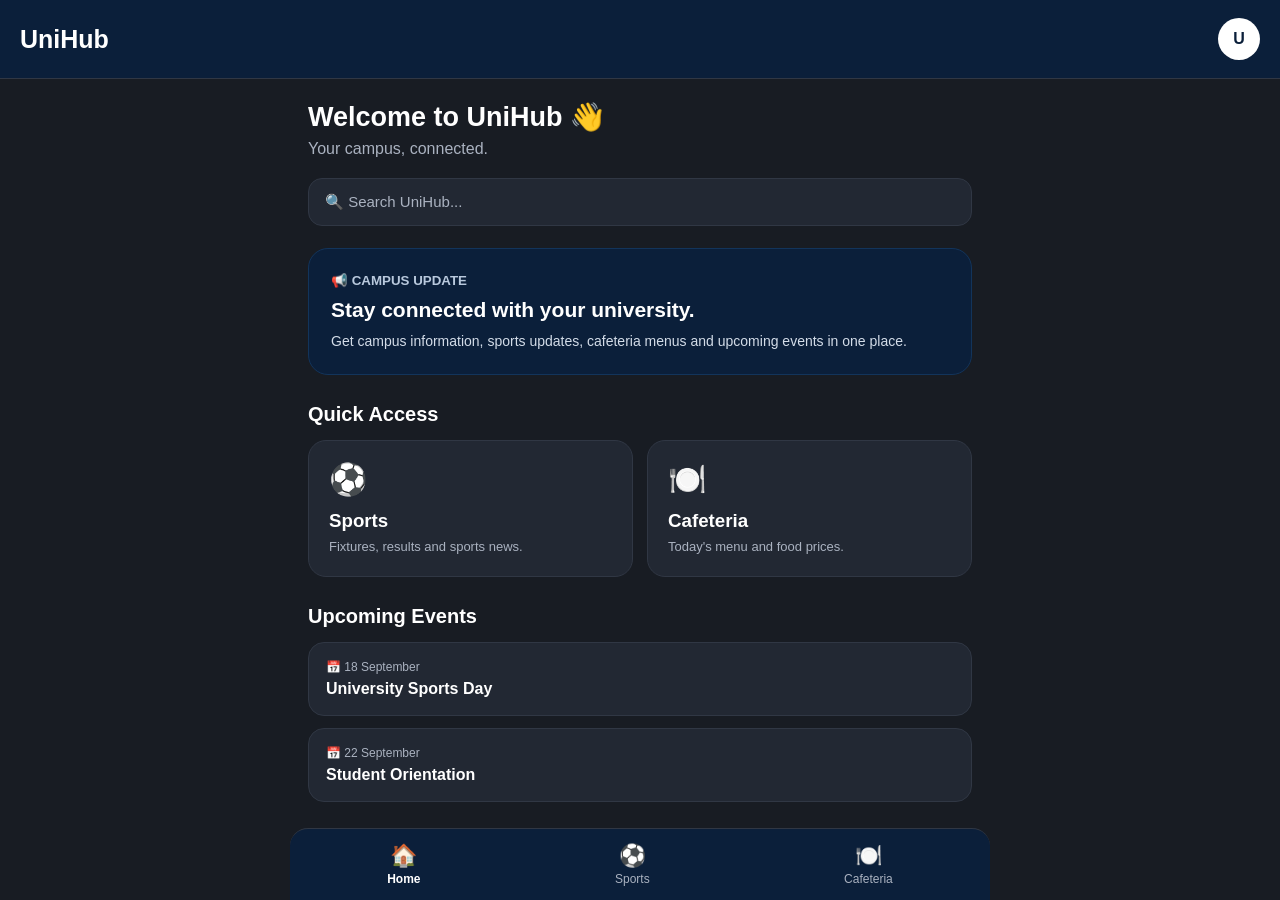
<file: index.html>
<!DOCTYPE html>
<html lang="en">

<head>
    <meta charset="UTF-8">
    <meta name="viewport" content="width=device-width, initial-scale=1.0">

    <title>UniHub</title>

    <link rel="stylesheet" href="style.css">
</head>

<body>

    <!-- Header -->
    <header class="header">
        <div class="logo">UniHub</div>

        <div class="profile">
            U
        </div>
    </header>


    <!-- Main Content -->
    <main class="container">

        <!-- Welcome -->
        <section class="welcome">
            <h1>Welcome to UniHub 👋</h1>
            <p>Your campus, connected.</p>
        </section>


        <!-- Search -->
        <div class="search">
            <input
                type="text"
                placeholder="🔍 Search UniHub..."
            >
        </div>


        <!-- Announcement -->
        <section class="announcement">

            <small>📢 CAMPUS UPDATE</small>

            <h2>Stay connected with your university.</h2>

            <p>
                Get campus information, sports updates,
                cafeteria menus and upcoming events in one place.
            </p>

        </section>


        <!-- Quick Access -->
        <h2 class="section-title">Quick Access</h2>

        <section class="cards">

            <a href="sports.html" class="card">

                <div class="icon">⚽</div>

                <h3>Sports</h3>

                <p>
                    Fixtures, results and sports news.
                </p>

            </a>


            <a href="cafeteria.html" class="card">

                <div class="icon">🍽️</div>

                <h3>Cafeteria</h3>

                <p>
                    Today's menu and food prices.
                </p>

            </a>

        </section>


        <!-- Upcoming Events -->
        <h2 class="section-title">Upcoming Events</h2>

        <div class="event">

            <div class="event-date">
                📅 18 September
            </div>

            <h3>University Sports Day</h3>

        </div>


        <div class="event">

            <div class="event-date">
                📅 22 September
            </div>

            <h3>Student Orientation</h3>

        </div>

    </main>


    <!-- Bottom Navigation -->
    <nav class="bottom-nav">

        <a href="index.html" class="nav-item active">
            <span>🏠</span>
            Home
        </a>

        <a href="sports.html" class="nav-item">
            <span>⚽</span>
            Sports
        </a>

        <a href="cafeteria.html" class="nav-item">
            <span>🍽️</span>
            Cafeteria
        </a>

    </nav>

</body>

</html>
</file>
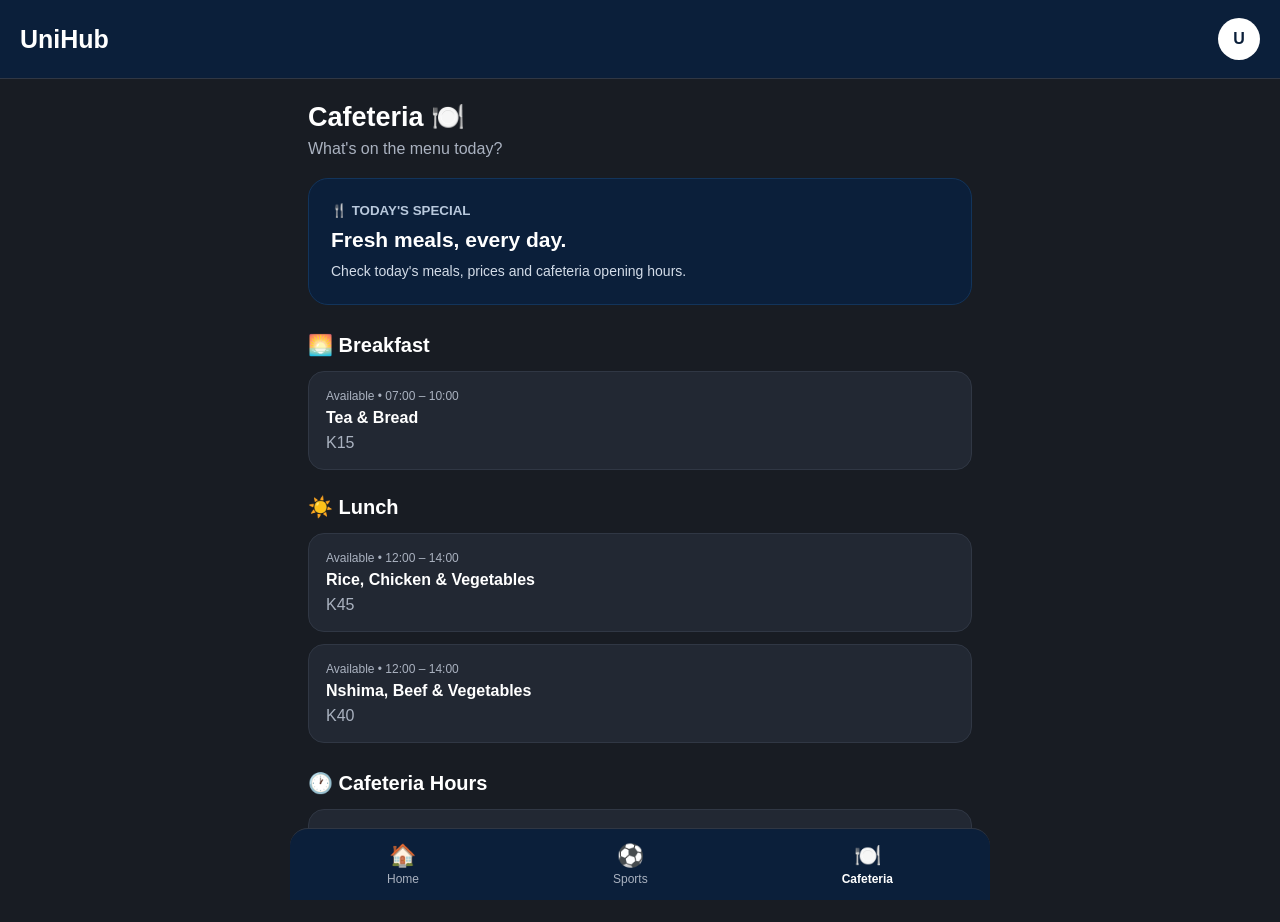
<file: cafeteria.html>
<!DOCTYPE html>
<html lang="en">

<head>
    <meta charset="UTF-8">
    <meta name="viewport" content="width=device-width, initial-scale=1.0">

    <title>Cafeteria | UniHub</title>

    <link rel="stylesheet" href="style.css">
</head>

<body>

    <!-- Header -->
    <header class="header">
        <div class="logo">UniHub</div>

        <div class="profile">U</div>
    </header>


    <main class="container">

        <!-- Heading -->
        <section class="welcome">
            <h1>Cafeteria 🍽️</h1>
            <p>What's on the menu today?</p>
        </section>


        <!-- Featured -->
        <section class="announcement">

            <small>🍴 TODAY'S SPECIAL</small>

            <h2>Fresh meals, every day.</h2>

            <p>
                Check today's meals, prices and cafeteria
                opening hours.
            </p>

        </section>


        <!-- Breakfast -->
        <h2 class="section-title">🌅 Breakfast</h2>

        <div class="event">

            <div class="event-date">
                Available • 07:00 – 10:00
            </div>

            <h3>Tea & Bread</h3>

            <p style="color: #AAB2C0; margin-top: 7px;">
                K15
            </p>

        </div>


        <!-- Lunch -->
        <h2 class="section-title" style="margin-top: 25px;">
            ☀️ Lunch
        </h2>

        <div class="event">

            <div class="event-date">
                Available • 12:00 – 14:00
            </div>

            <h3>Rice, Chicken & Vegetables</h3>

            <p style="color: #AAB2C0; margin-top: 7px;">
                K45
            </p>

        </div>


        <div class="event">

            <div class="event-date">
                Available • 12:00 – 14:00
            </div>

            <h3>Nshima, Beef & Vegetables</h3>

            <p style="color: #AAB2C0; margin-top: 7px;">
                K40
            </p>

        </div>


        <!-- Opening Hours -->
        <h2 class="section-title" style="margin-top: 28px;">
            🕐 Cafeteria Hours
        </h2>

        <div class="event">

            <h3>Monday – Friday</h3>

            <p style="color: #AAB2C0; margin-top: 7px;">
                07:00 – 18:00
            </p>

        </div>

    </main>


    <!-- Bottom Navigation -->
    <nav class="bottom-nav">

        <a href="index.html" class="nav-item">
            <span>🏠</span>
            Home
        </a>

        <a href="sports.html" class="nav-item">
            <span>⚽</span>
            Sports
        </a>

        <a href="cafeteria.html" class="nav-item active">
            <span>🍽️</span>
            Cafeteria
        </a>

    </nav>

</body>

</html>
</file>
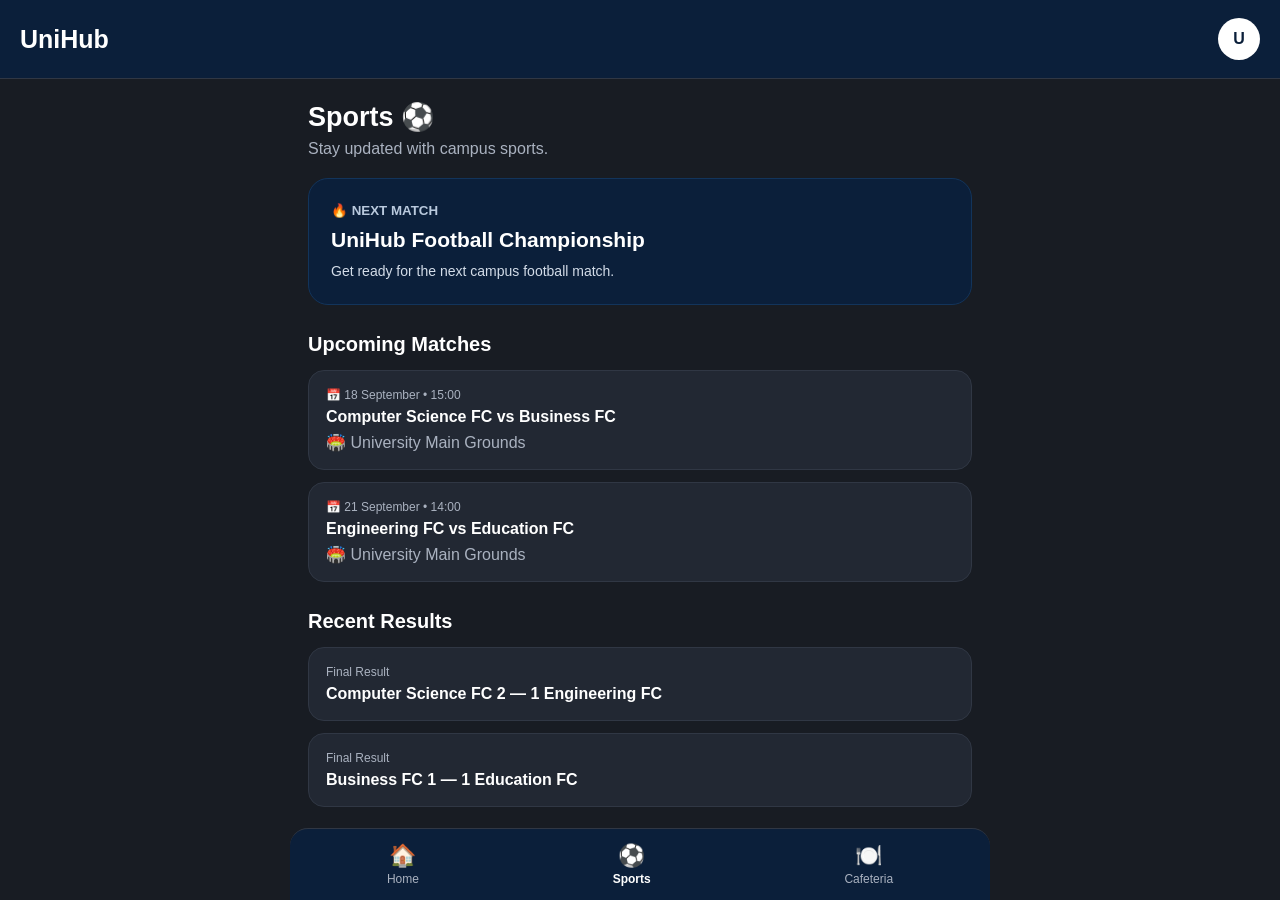
<file: sports.html>
<!DOCTYPE html>
<html lang="en">

<head>
    <meta charset="UTF-8">
    <meta name="viewport" content="width=device-width, initial-scale=1.0">

    <title>Sports | UniHub</title>

    <link rel="stylesheet" href="style.css">
</head>

<body>

    <!-- Header -->
    <header class="header">
        <div class="logo">UniHub</div>

        <div class="profile">U</div>
    </header>


    <main class="container">

        <!-- Page heading -->
        <section class="welcome">
            <h1>Sports ⚽</h1>
            <p>Stay updated with campus sports.</p>
        </section>


        <!-- Featured Match -->
        <section class="announcement">

            <small>🔥 NEXT MATCH</small>

            <h2>UniHub Football Championship</h2>

            <p>
                Get ready for the next campus football match.
            </p>

        </section>


        <!-- Upcoming -->
        <h2 class="section-title">Upcoming Matches</h2>

        <div class="event">

            <div class="event-date">
                📅 18 September • 15:00
            </div>

            <h3>Computer Science FC vs Business FC</h3>

            <p style="color: #AAB2C0; margin-top: 7px;">
                🏟️ University Main Grounds
            </p>

        </div>


        <div class="event">

            <div class="event-date">
                📅 21 September • 14:00
            </div>

            <h3>Engineering FC vs Education FC</h3>

            <p style="color: #AAB2C0; margin-top: 7px;">
                🏟️ University Main Grounds
            </p>

        </div>


        <!-- Results -->
        <h2 class="section-title" style="margin-top: 28px;">
            Recent Results
        </h2>

        <div class="event">

            <div class="event-date">
                Final Result
            </div>

            <h3>Computer Science FC 2 — 1 Engineering FC</h3>

        </div>


        <div class="event">

            <div class="event-date">
                Final Result
            </div>

            <h3>Business FC 1 — 1 Education FC</h3>

        </div>

    </main>


    <!-- Bottom Navigation -->
    <nav class="bottom-nav">

        <a href="index.html" class="nav-item">
            <span>🏠</span>
            Home
        </a>

        <a href="sports.html" class="nav-item active">
            <span>⚽</span>
            Sports
        </a>

        <a href="cafeteria.html" class="nav-item">
            <span>🍽️</span>
            Cafeteria
        </a>

    </nav>

</body>

</html>
</file>
<file: style.css>
/* =========================
   UniHub — Dark Navy Theme
   ========================= */

* {
    margin: 0;
    padding: 0;
    box-sizing: border-box;
}

:root {
    --navy: #0B1F3A;
    --navy-light: #12345B;
    --background: #181C23;
    --card: #222833;
    --card-hover: #2A313D;
    --text: #FFFFFF;
    --muted: #AAB2C0;
    --border: #303744;
}

body {
    font-family: Arial, sans-serif;
    background: var(--background);
    color: var(--text);
    padding-bottom: 85px;
}

/* Header */

.header {
    background: var(--navy);
    padding: 18px 20px;
    display: flex;
    align-items: center;
    justify-content: space-between;
    border-bottom: 1px solid var(--border);
}

.logo {
    font-size: 25px;
    font-weight: 800;
    color: white;
}

.profile {
    width: 42px;
    height: 42px;
    border-radius: 50%;
    background: white;
    color: var(--navy);
    display: flex;
    align-items: center;
    justify-content: center;
    font-weight: bold;
}

/* Main */

.container {
    max-width: 700px;
    margin: auto;
    padding: 22px 18px;
}

.welcome {
    margin-bottom: 20px;
}

.welcome h1 {
    font-size: 27px;
    margin-bottom: 7px;
}

.welcome p {
    color: var(--muted);
}

/* Search */

.search {
    background: var(--card);
    border: 1px solid var(--border);
    border-radius: 14px;
    padding: 14px 16px;
    margin-bottom: 22px;
}

.search input {
    width: 100%;
    border: none;
    outline: none;
    color: white;
    font-size: 15px;
    background: transparent;
}

.search input::placeholder {
    color: var(--muted);
}

/* Announcement */

.announcement {
    background: var(--navy);
    color: white;
    padding: 22px;
    border-radius: 20px;
    margin-bottom: 28px;
    border: 1px solid var(--navy-light);
}

.announcement small {
    color: #B9C9DD;
    font-weight: bold;
}

.announcement h2 {
    margin: 9px 0;
    font-size: 21px;
}

.announcement p {
    color: #D3DCE8;
    font-size: 14px;
    line-height: 1.5;
}

/* Section titles */

.section-title {
    font-size: 20px;
    margin-bottom: 14px;
}

/* Quick Access */

.cards {
    display: grid;
    grid-template-columns: 1fr 1fr;
    gap: 14px;
    margin-bottom: 28px;
}

.card {
    background: var(--card);
    padding: 20px;
    border-radius: 18px;
    text-decoration: none;
    color: var(--text);
    border: 1px solid var(--border);
    transition: 0.2s ease;
}

.card:hover {
    background: var(--card-hover);
    transform: translateY(-3px);
}

.icon {
    font-size: 31px;
    margin-bottom: 12px;
}

.card h3 {
    margin-bottom: 6px;
}

.card p {
    color: var(--muted);
    font-size: 13px;
    line-height: 1.4;
}

/* Events */

.event {
    background: var(--card);
    padding: 17px;
    border-radius: 16px;
    margin-bottom: 12px;
    border: 1px solid var(--border);
}

.event-date {
    font-size: 12px;
    color: var(--muted);
    margin-bottom: 6px;
}

.event h3 {
    font-size: 16px;
}

/* Bottom Navigation */

.bottom-nav {
    position: fixed;
    bottom: 0;
    left: 0;
    right: 0;
    height: 72px;
    background: var(--navy);
    border-top: 1px solid var(--border);
    display: flex;
    justify-content: space-around;
    align-items: center;
    z-index: 100;
}

.nav-item {
    text-decoration: none;
    color: var(--muted);
    text-align: center;
    font-size: 12px;
}

.nav-item span {
    display: block;
    font-size: 22px;
    margin-bottom: 3px;
}

.nav-item.active {
    color: white;
    font-weight: bold;
}

/* Desktop */

@media (min-width: 700px) {

    body {
        padding-bottom: 0;
    }

    .bottom-nav {
        max-width: 700px;
        margin: auto;
        border-radius: 18px 18px 0 0;
    }
}
</file>
